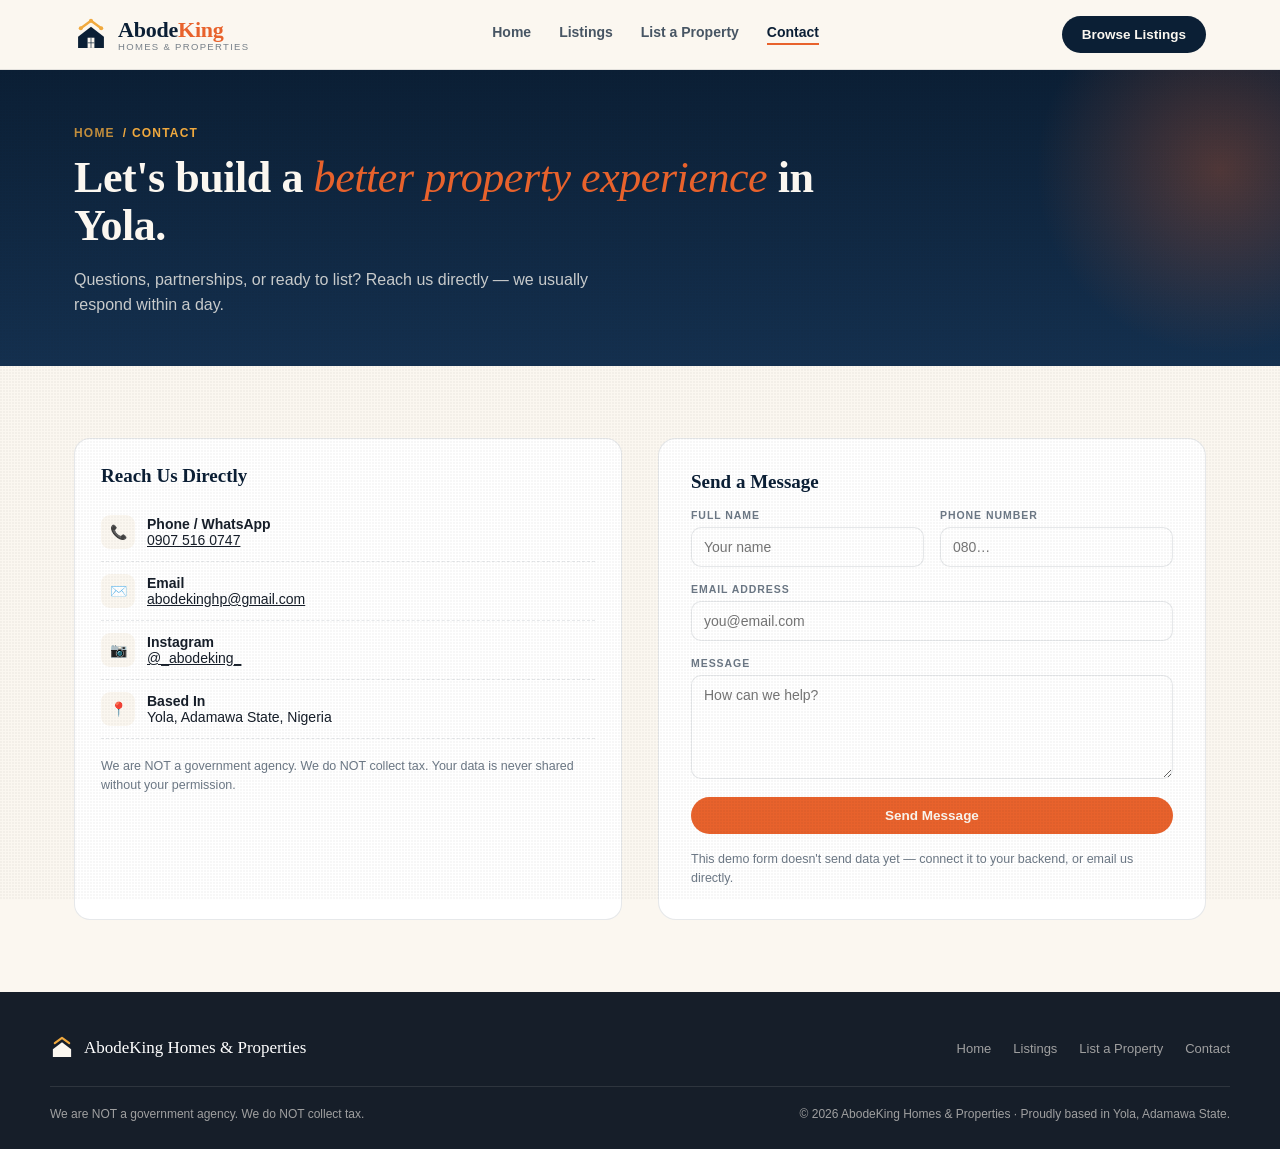
<file: contact.html>
<!doctype html>
<html lang="en">
  <head>
    <meta charset="UTF-8" />
    <meta name="viewport" content="width=device-width, initial-scale=1.0" />
    <title>Contact — AbodeKing Homes & Properties</title>
    <meta
      name="description"
      content="Get in touch with AbodeKing Homes & Properties, Yola, Adamawa State."
    />
    <link rel="stylesheet" href="styles.css" />
  </head>
  <body>
    <div class="grain"></div>

    <header>
      <div class="nav-wrap">
        <a href="index.html" class="brand">
          <svg width="34" height="34" viewBox="0 0 100 100" aria-hidden="true">
            <path
              d="M20 30 L50 8 L80 30"
              fill="none"
              stroke="#F0A93E"
              stroke-width="7"
              stroke-linecap="round"
              stroke-linejoin="round"
            />
            <circle cx="20" cy="30" r="6" fill="#F0A93E" />
            <circle cx="50" cy="8" r="6" fill="#F0A93E" />
            <circle cx="80" cy="30" r="6" fill="#F0A93E" />
            <path d="M12 55 L50 26 L88 55 V88 H12 Z" fill="#0B1F35" />
            <rect x="40" y="58" width="20" height="30" fill="#FBF7F0" />
            <line
              x1="50"
              y1="58"
              x2="50"
              y2="88"
              stroke="#0B1F35"
              stroke-width="2"
            />
            <line
              x1="40"
              y1="73"
              x2="60"
              y2="73"
              stroke="#0B1F35"
              stroke-width="2"
            />
          </svg>
          <span>
            <span class="brand-name">Abode<em>King</em></span>
            <span class="brand-sub">Homes &amp; Properties</span>
          </span>
        </a>
        <nav class="links">
          <a href="index.html">Home</a>
          <a href="listings.html">Listings</a>
          <a href="list-property.html">List a Property</a>
          <a href="contact.html" class="current">Contact</a>
        </nav>
        <div style="display: flex; align-items: center; gap: 10px">
          <a href="listings.html" class="cta-btn">Browse Listings</a>
          <button class="mobile-toggle" aria-label="Toggle menu">
            <svg viewBox="0 0 24 24" fill="none" stroke-linecap="round">
              <line x1="3" y1="6" x2="21" y2="6" />
              <line x1="3" y1="12" x2="21" y2="12" />
              <line x1="3" y1="18" x2="21" y2="18" />
            </svg>
          </button>
        </div>
      </div>
    </header>

    <section class="page-hero">
      <div class="page-hero-inner">
        <div class="crumb"><a href="index.html">Home</a> / Contact</div>
        <h1>
          Let's build a
          <span class="script">better property experience</span> in Yola.
        </h1>
        <p class="lead">
          Questions, partnerships, or ready to list? Reach us directly — we
          usually respond within a day.
        </p>
      </div>
    </section>

    <section class="section">
      <div class="contact-grid">
        <div class="contact-card">
          <h3>Reach Us Directly</h3>
          <div class="contact-row">
            <div class="ico">📞</div>
            <div>
              <strong>Phone / WhatsApp</strong><br /><a href="tel:09075160747"
                >0907 516 0747</a
              >
            </div>
          </div>
          <div class="contact-row">
            <div class="ico">✉️</div>
            <div>
              <strong>Email</strong><br /><a href="mailto:abodekinghp@gmail.com"
                >abodekinghp@gmail.com</a
              >
            </div>
          </div>
          <div class="contact-row">
            <div class="ico">📷</div>
            <div>
              <strong>Instagram</strong><br /><a
                href="https://instagram.com/_abodeking_"
                target="_blank"
                rel="noopener"
                >@_abodeking_</a
              >
            </div>
          </div>
          <div class="contact-row">
            <div class="ico">📍</div>
            <div>
              <strong>Based In</strong><br />Yola, Adamawa State, Nigeria
            </div>
          </div>
          <p class="form-note" style="margin-top: 18px">
            We are NOT a government agency. We do NOT collect tax. Your data is
            never shared without your permission.
          </p>
        </div>

        <form class="form-shell" id="contact-form" style="max-width: none">
          <h3
            style="
              font-family: var(--serif);
              color: var(--navy);
              font-size: 19px;
              margin-bottom: 16px;
            "
          >
            Send a Message
          </h3>
          <div class="form-grid">
            <div class="field">
              <label for="c-name">Full Name</label>
              <input id="c-name" type="text" required placeholder="Your name" />
            </div>
            <div class="field">
              <label for="c-phone">Phone Number</label>
              <input id="c-phone" type="tel" placeholder="080…" />
            </div>
            <div class="field full">
              <label for="c-email">Email Address</label>
              <input
                id="c-email"
                type="email"
                required
                placeholder="you@email.com"
              />
            </div>
            <div class="field full">
              <label for="c-message">Message</label>
              <textarea
                id="c-message"
                rows="5"
                required
                placeholder="How can we help?"
              ></textarea>
            </div>
          </div>
          <button
            type="submit"
            class="cta-btn"
            style="
              background: var(--orange);
              margin-top: 18px;
              width: 100%;
              text-align: center;
              border: none;
            "
          >
            Send Message
          </button>
          <p class="form-note">
            This demo form doesn't send data yet — connect it to your backend,
            or email us directly.
          </p>
        </form>
      </div>
    </section>

    <footer>
      <div class="foot-inner">
        <div class="foot-brand">
          <svg width="24" height="24" viewBox="0 0 100 100" aria-hidden="true">
            <path
              d="M20 30 L50 8 L80 30"
              fill="none"
              stroke="#F0A93E"
              stroke-width="9"
              stroke-linecap="round"
              stroke-linejoin="round"
            />
            <path d="M12 55 L50 26 L88 55 V88 H12 Z" fill="#FBF7F0" />
          </svg>
          AbodeKing Homes &amp; Properties
        </div>
        <div class="foot-links">
          <a href="index.html">Home</a>
          <a href="listings.html">Listings</a>
          <a href="list-property.html">List a Property</a>
          <a href="contact.html">Contact</a>
        </div>
      </div>
      <div class="foot-bottom">
        <span>We are NOT a government agency. We do NOT collect tax.</span>
        <span
          >© 2026 AbodeKing Homes &amp; Properties · Proudly based in Yola,
          Adamawa State.</span
        >
      </div>
    </footer>

    <script src="common.js"></script>
    <script>
      document
        .getElementById("contact-form")
        .addEventListener("submit", function (e) {
          e.preventDefault();
          alert(
            "Thanks for reaching out! This demo form doesn't send data yet — email abodekinghp@gmail.com directly.",
          );
        });
    </script>
  </body>
</html>
</file>
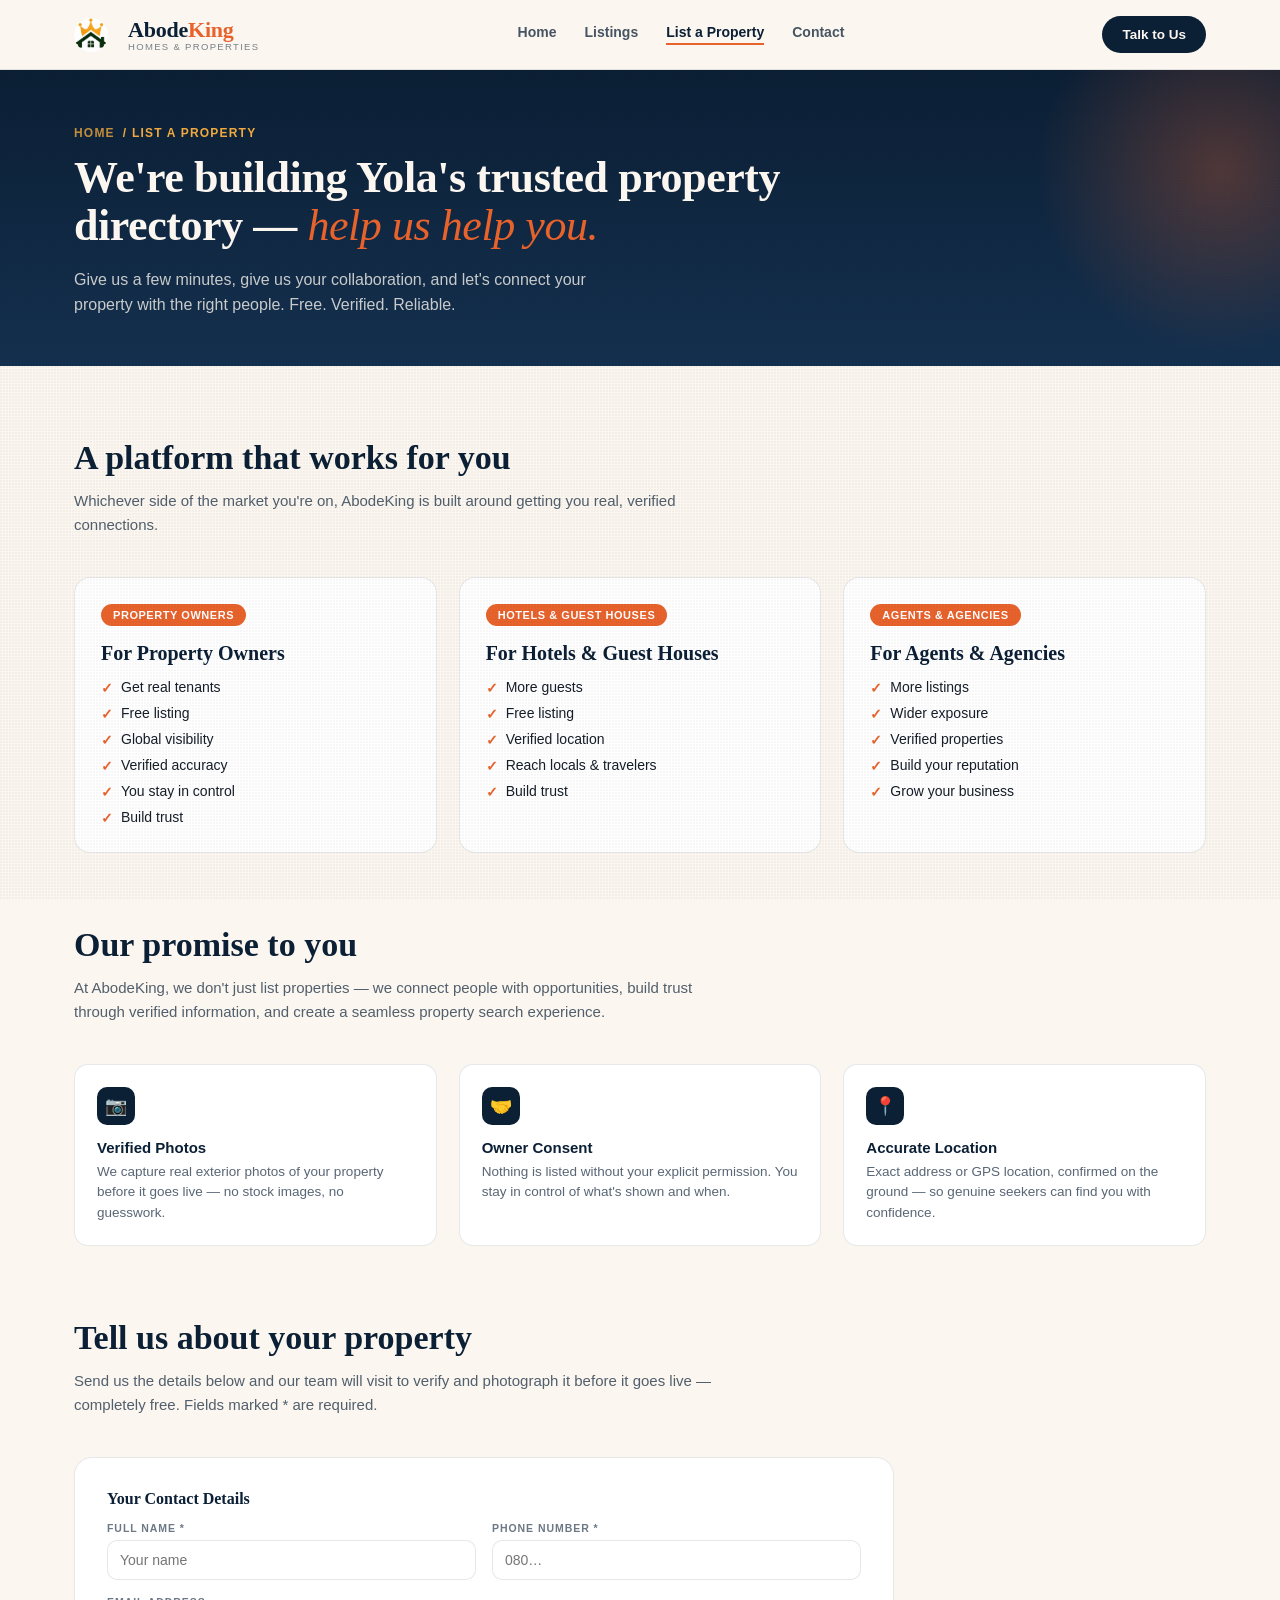
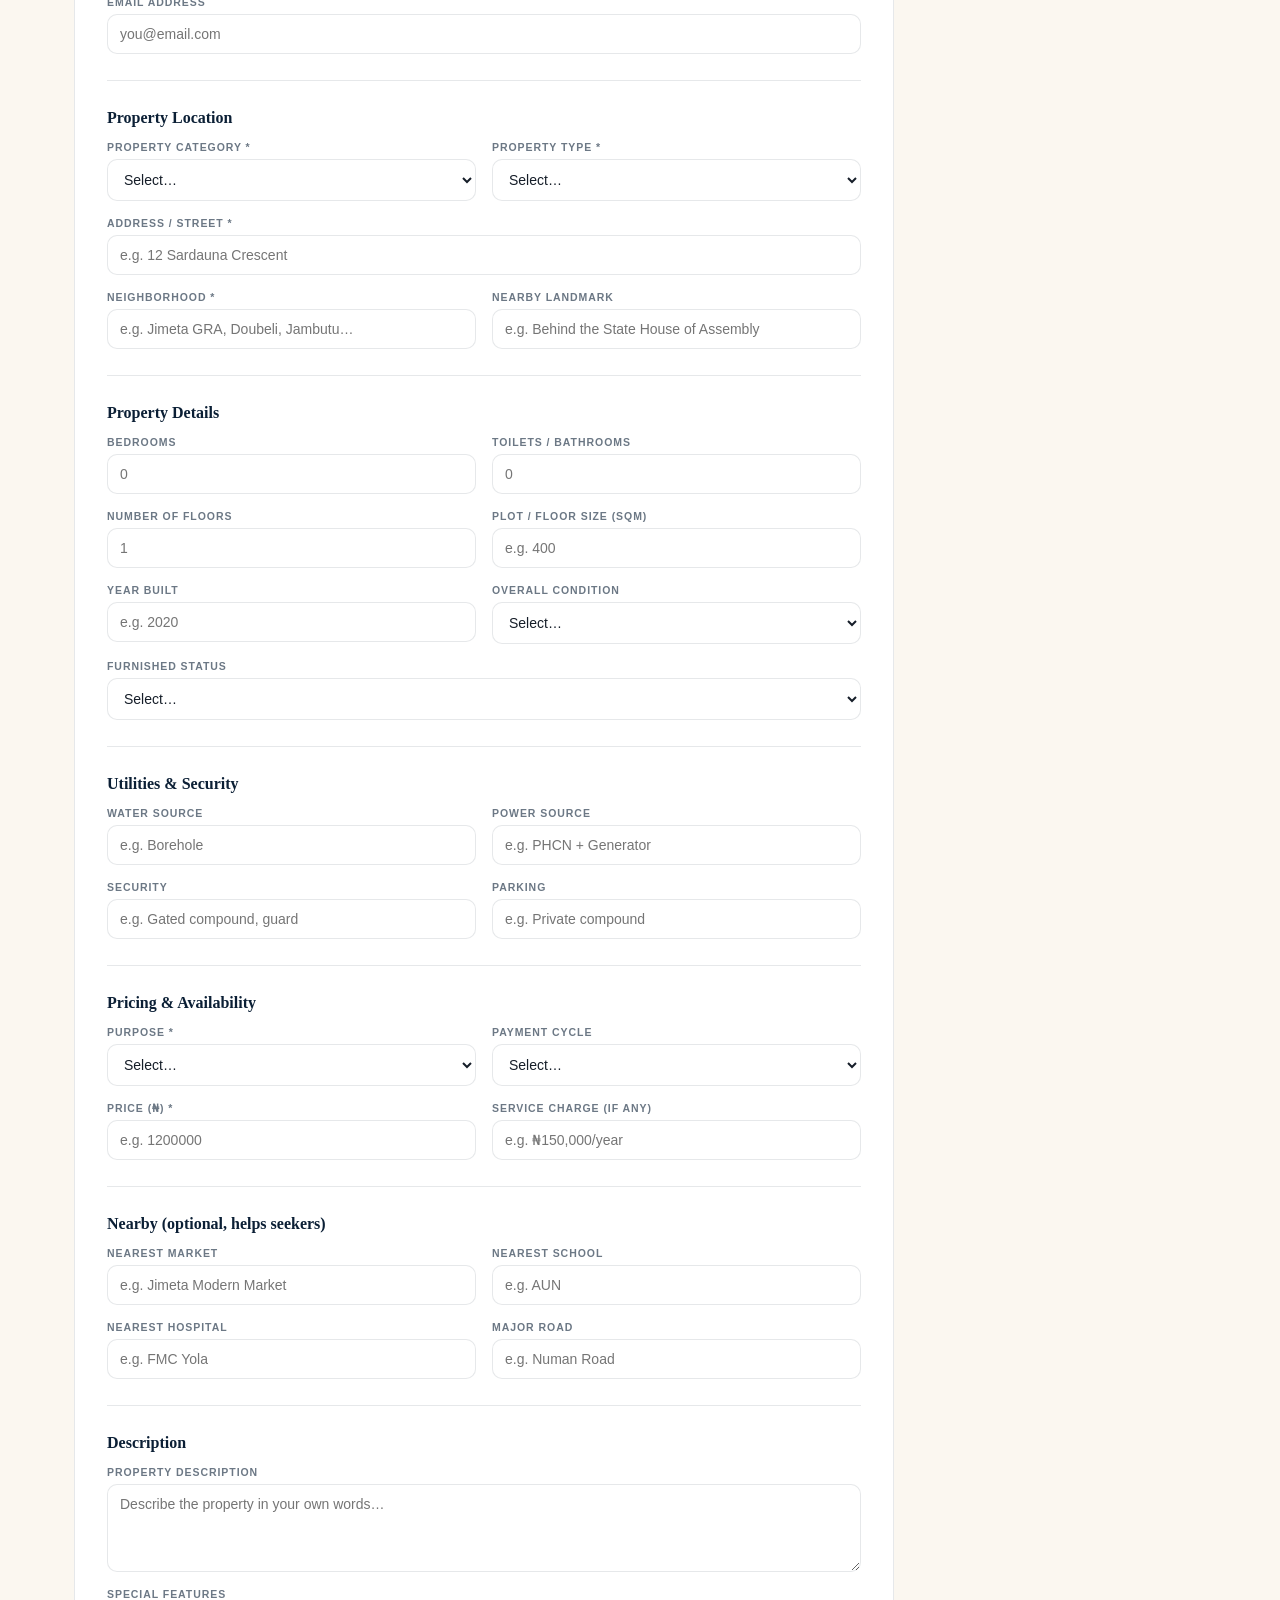
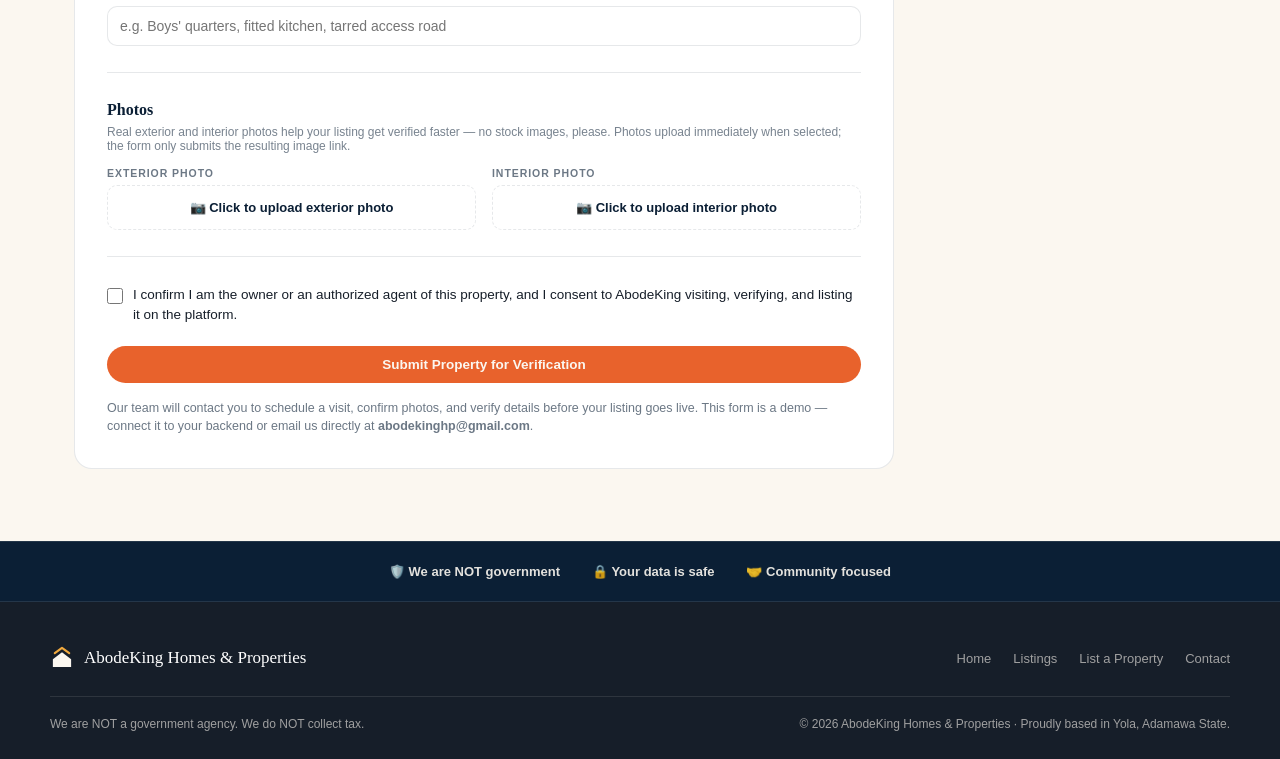
<file: list-property.html>
<!doctype html>
<html lang="en">
  <head>
    <meta charset="UTF-8" />
    <meta name="viewport" content="width=device-width, initial-scale=1.0" />
    <title>List a Property — AbodeKing Homes & Properties</title>
    <meta
      name="description"
      content="List your property, hotel or guest house free on AbodeKing — Yola's trusted, verified property directory."
    />
    <link rel="stylesheet" href="styles.css" />
  </head>
  <body>
    <div class="grain"></div>

    <header>
      <div class="nav-wrap">
        <a href="index.html" class="brand">
          <img
            src="/assets/logo.jpeg"
            alt="AbodeKing Logo"
            height="34"
            width="34"
            style="border-radius: 50%; object-fit: cover; margin-right: 10px"
          />
          <span>
            <span class="brand-name">Abode<em>King</em></span>
            <span class="brand-sub">Homes &amp; Properties</span>
          </span>
        </a>
        <nav class="links">
          <a href="index.html">Home</a>
          <a href="listings.html">Listings</a>
          <a href="list-property.html" class="current">List a Property</a>
          <a href="contact.html">Contact</a>
        </nav>
        <div style="display: flex; align-items: center; gap: 10px">
          <a href="contact.html" class="cta-btn">Talk to Us</a>
          <button class="mobile-toggle" aria-label="Toggle menu">
            <svg viewBox="0 0 24 24" fill="none" stroke-linecap="round">
              <line x1="3" y1="6" x2="21" y2="6" />
              <line x1="3" y1="12" x2="21" y2="12" />
              <line x1="3" y1="18" x2="21" y2="18" />
            </svg>
          </button>
        </div>
      </div>
    </header>

    <section class="page-hero">
      <div class="page-hero-inner">
        <div class="crumb"><a href="index.html">Home</a> / List a Property</div>
        <h1>
          We're building Yola's trusted property directory —
          <span class="script">help us help you.</span>
        </h1>
        <p class="lead">
          Give us a few minutes, give us your collaboration, and let's connect
          your property with the right people. Free. Verified. Reliable.
        </p>
      </div>
    </section>

    <section class="section">
      <div class="section-head">
        <h2>A platform that works for you</h2>
        <p>
          Whichever side of the market you're on, AbodeKing is built around
          getting you real, verified connections.
        </p>
      </div>
      <div class="audience-grid">
        <div class="audience-card">
          <span class="tag">Property Owners</span>
          <h3>For Property Owners</h3>
          <ul>
            <li>Get real tenants</li>
            <li>Free listing</li>
            <li>Global visibility</li>
            <li>Verified accuracy</li>
            <li>You stay in control</li>
            <li>Build trust</li>
          </ul>
        </div>
        <div class="audience-card">
          <span class="tag">Hotels &amp; Guest Houses</span>
          <h3>For Hotels &amp; Guest Houses</h3>
          <ul>
            <li>More guests</li>
            <li>Free listing</li>
            <li>Verified location</li>
            <li>Reach locals &amp; travelers</li>
            <li>Build trust</li>
          </ul>
        </div>
        <div class="audience-card">
          <span class="tag">Agents &amp; Agencies</span>
          <h3>For Agents &amp; Agencies</h3>
          <ul>
            <li>More listings</li>
            <li>Wider exposure</li>
            <li>Verified properties</li>
            <li>Build your reputation</li>
            <li>Grow your business</li>
          </ul>
        </div>
      </div>
    </section>

    <section class="section" style="padding-top: 0">
      <div class="section-head">
        <h2>Our promise to you</h2>
        <p>
          At AbodeKing, we don't just list properties — we connect people with
          opportunities, build trust through verified information, and create a
          seamless property search experience.
        </p>
      </div>
      <div class="promise-row">
        <div class="promise-item">
          <div class="ico">📷</div>
          <h4>Verified Photos</h4>
          <p>
            We capture real exterior photos of your property before it goes live
            — no stock images, no guesswork.
          </p>
        </div>
        <div class="promise-item">
          <div class="ico">🤝</div>
          <h4>Owner Consent</h4>
          <p>
            Nothing is listed without your explicit permission. You stay in
            control of what's shown and when.
          </p>
        </div>
        <div class="promise-item">
          <div class="ico">📍</div>
          <h4>Accurate Location</h4>
          <p>
            Exact address or GPS location, confirmed on the ground — so genuine
            seekers can find you with confidence.
          </p>
        </div>
      </div>
    </section>

    <section class="section" style="padding-top: 0">
      <div class="section-head">
        <h2>Tell us about your property</h2>
        <p>
          Send us the details below and our team will visit to verify and
          photograph it before it goes live — completely free. Fields marked *
          are required.
        </p>
      </div>
      <form class="form-shell wide" id="list-form">
        <div class="form-section">
          <h4>Your Contact Details</h4>
          <div class="form-grid">
            <div class="field">
              <label for="owner_name">Full Name *</label>
              <input
                id="owner_name"
                name="owner_name"
                type="text"
                required
                placeholder="Your name"
              />
            </div>
            <div class="field">
              <label for="owner_phone">Phone Number *</label>
              <input
                id="owner_phone"
                name="owner_phone"
                type="tel"
                required
                placeholder="080…"
              />
            </div>
            <div class="field full">
              <label for="owner_email">Email Address</label>
              <input
                id="owner_email"
                name="owner_email"
                type="email"
                placeholder="you@email.com"
              />
            </div>
          </div>
        </div>

        <div class="form-section">
          <h4>Property Location</h4>
          <div class="form-grid">
            <div class="field">
              <label for="property_category">Property Category *</label>
              <select id="property_category" name="property_category" required>
                <option value="">Select…</option>
                <option>Residential</option>
                <option>Commercial</option>
                <option>Land</option>
                <option>Hospitality</option>
              </select>
            </div>
            <div class="field">
              <label for="property_type">Property Type *</label>
              <select id="property_type" name="property_type" required>
                <option value="">Select…</option>
                <option>Duplex</option>
                <option>Bungalow</option>
                <option>Flat / Apartment</option>
                <option>Office Space</option>
                <option>Shop / Warehouse</option>
                <option>Residential Land</option>
                <option>Hotel / Guest House</option>
                <option>Other</option>
              </select>
            </div>
            <div class="field full">
              <label for="address">Address / Street *</label>
              <input
                id="address"
                name="address"
                type="text"
                required
                placeholder="e.g. 12 Sardauna Crescent"
              />
            </div>
            <div class="field">
              <label for="neighborhood">Neighborhood *</label>
              <input
                id="neighborhood"
                name="neighborhood"
                type="text"
                required
                placeholder="e.g. Jimeta GRA, Doubeli, Jambutu…"
              />
            </div>
            <div class="field">
              <label for="landmark">Nearby Landmark</label>
              <input
                id="landmark"
                name="landmark"
                type="text"
                placeholder="e.g. Behind the State House of Assembly"
              />
            </div>
          </div>
        </div>

        <div class="form-section">
          <h4>Property Details</h4>
          <div class="form-grid">
            <div class="field">
              <label for="bedrooms">Bedrooms</label>
              <input
                id="bedrooms"
                name="bedrooms"
                type="number"
                min="0"
                placeholder="0"
              />
            </div>
            <div class="field">
              <label for="toilets">Toilets / Bathrooms</label>
              <input
                id="toilets"
                name="toilets"
                type="number"
                min="0"
                placeholder="0"
              />
            </div>
            <div class="field">
              <label for="number_of_floors">Number of Floors</label>
              <input
                id="number_of_floors"
                name="number_of_floors"
                type="number"
                min="0"
                placeholder="1"
              />
            </div>
            <div class="field">
              <label for="plot_size_sqm">Plot / Floor Size (sqm)</label>
              <input
                id="plot_size_sqm"
                name="plot_size_sqm"
                type="number"
                min="0"
                placeholder="e.g. 400"
              />
            </div>
            <div class="field">
              <label for="year_built">Year Built</label>
              <input
                id="year_built"
                name="year_built"
                type="number"
                min="1900"
                max="2026"
                placeholder="e.g. 2020"
              />
            </div>
            <div class="field">
              <label for="overall_condition">Overall Condition</label>
              <select id="overall_condition" name="overall_condition">
                <option value="">Select…</option>
                <option>Excellent</option>
                <option>Good</option>
                <option>Fair</option>
                <option>Needs Renovation</option>
                <option>Vacant Land</option>
              </select>
            </div>
            <div class="field full">
              <label for="furnished_status">Furnished Status</label>
              <select id="furnished_status" name="furnished_status">
                <option value="">Select…</option>
                <option>Fully Furnished</option>
                <option>Semi-Furnished</option>
                <option>Unfurnished</option>
                <option>Not Applicable</option>
              </select>
            </div>
          </div>
        </div>

        <div class="form-section">
          <h4>Utilities &amp; Security</h4>
          <div class="form-grid">
            <div class="field">
              <label for="water_source">Water Source</label>
              <input
                id="water_source"
                name="water_source"
                type="text"
                placeholder="e.g. Borehole"
              />
            </div>
            <div class="field">
              <label for="power_source">Power Source</label>
              <input
                id="power_source"
                name="power_source"
                type="text"
                placeholder="e.g. PHCN + Generator"
              />
            </div>
            <div class="field">
              <label for="security_type">Security</label>
              <input
                id="security_type"
                name="security_type"
                type="text"
                placeholder="e.g. Gated compound, guard"
              />
            </div>
            <div class="field">
              <label for="parking_type">Parking</label>
              <input
                id="parking_type"
                name="parking_type"
                type="text"
                placeholder="e.g. Private compound"
              />
            </div>
          </div>
        </div>

        <div class="form-section">
          <h4>Pricing &amp; Availability</h4>
          <div class="form-grid">
            <div class="field">
              <label for="ppurpose">Purpose *</label>
              <select id="ppurpose" name="purpose" required>
                <option value="">Select…</option>
                <option>For Sale</option>
                <option>For Rent</option>
                <option>Nightly Stay</option>
              </select>
            </div>
            <div class="field">
              <label for="payment_cycle">Payment Cycle</label>
              <select id="payment_cycle" name="payment_cycle">
                <option value="">Select…</option>
                <option>Outright</option>
                <option>Annual</option>
                <option>Monthly</option>
                <option>Nightly</option>
              </select>
            </div>
            <div class="field">
              <label for="unit_price">Price (₦) *</label>
              <input
                id="unit_price"
                name="unit_price"
                type="number"
                min="0"
                required
                placeholder="e.g. 1200000"
              />
            </div>
            <div class="field">
              <label for="service_charge">Service Charge (if any)</label>
              <input
                id="service_charge"
                name="service_charge"
                type="text"
                placeholder="e.g. ₦150,000/year"
              />
            </div>
          </div>
        </div>

        <div class="form-section">
          <h4>Nearby (optional, helps seekers)</h4>
          <div class="form-grid">
            <div class="field">
              <label for="nearest_market">Nearest Market</label>
              <input
                id="nearest_market"
                name="nearest_market"
                type="text"
                placeholder="e.g. Jimeta Modern Market"
              />
            </div>
            <div class="field">
              <label for="nearest_school">Nearest School</label>
              <input
                id="nearest_school"
                name="nearest_school"
                type="text"
                placeholder="e.g. AUN"
              />
            </div>
            <div class="field">
              <label for="nearest_hospital">Nearest Hospital</label>
              <input
                id="nearest_hospital"
                name="nearest_hospital"
                type="text"
                placeholder="e.g. FMC Yola"
              />
            </div>
            <div class="field">
              <label for="nearest_major_road">Major Road</label>
              <input
                id="nearest_major_road"
                name="nearest_major_road"
                type="text"
                placeholder="e.g. Numan Road"
              />
            </div>
          </div>
        </div>

        <div class="form-section">
          <h4>Description</h4>
          <div class="form-grid">
            <div class="field full">
              <label for="property_description">Property Description</label>
              <textarea
                id="property_description"
                name="property_description"
                rows="4"
                placeholder="Describe the property in your own words…"
              ></textarea>
            </div>
            <div class="field full">
              <label for="special_features">Special Features</label>
              <input
                id="special_features"
                name="special_features"
                type="text"
                placeholder="e.g. Boys' quarters, fitted kitchen, tarred access road"
              />
            </div>
          </div>
        </div>

        <div class="form-section">
          <h4>Photos</h4>
          <p class="hint">
            Real exterior and interior photos help your listing get verified
            faster — no stock images, please. Photos upload immediately when
            selected; the form only submits the resulting image link.
          </p>
          <div class="form-grid">
            <div class="field">
              <label>Exterior Photo</label>
              <div class="upload-field">
                <div
                  class="upload-btn"
                  id="btn-exterior"
                  onclick="openUploader('exterior')"
                >
                  📷 Click to upload exterior photo
                </div>
                <img
                  class="upload-preview"
                  id="preview-exterior"
                  alt="Exterior preview"
                />
                <input
                  type="hidden"
                  id="photo_exterior_1"
                  name="photo_exterior_1"
                />
              </div>
            </div>
            <div class="field">
              <label>Interior Photo</label>
              <div class="upload-field">
                <div
                  class="upload-btn"
                  id="btn-interior"
                  onclick="openUploader('interior')"
                >
                  📷 Click to upload interior photo
                </div>
                <img
                  class="upload-preview"
                  id="preview-interior"
                  alt="Interior preview"
                />
                <input
                  type="hidden"
                  id="photo_interior_1"
                  name="photo_interior_1"
                />
              </div>
            </div>
          </div>
        </div>

        <div
          class="form-section"
          style="border-bottom: none; margin-bottom: 0; padding-bottom: 0"
        >
          <label class="checkbox-row">
            <input type="checkbox" name="consent_confirmed" required />
            <span
              >I confirm I am the owner or an authorized agent of this property,
              and I consent to AbodeKing visiting, verifying, and listing it on
              the platform.</span
            >
          </label>
        </div>

        <!-- Auto-filled by JS on submit — not shown to the user -->
        <input type="hidden" name="property_id" />
        <input type="hidden" name="timestamp" />
        <input type="hidden" name="data_source" value="Owner Submission" />
        <input
          type="hidden"
          name="verified_status"
          value="Pending Verification"
        />

        <button
          type="submit"
          class="cta-btn"
          style="
            background: var(--orange);
            margin-top: 20px;
            width: 100%;
            text-align: center;
            border: none;
          "
        >
          Submit Property for Verification
        </button>
        <p class="form-note">
          Our team will contact you to schedule a visit, confirm photos, and
          verify details before your listing goes live. This form is a demo —
          connect it to your backend or email us directly at
          <strong>abodekinghp@gmail.com</strong>.
        </p>
      </form>
    </section>

    <div class="trust-strip">
      <div class="foot-inner">
        <span>🛡️ We are NOT government</span>
        <span>🔒 Your data is safe</span>
        <span>🤝 Community focused</span>
      </div>
    </div>

    <footer>
      <div class="foot-inner">
        <div class="foot-brand">
          <svg width="24" height="24" viewBox="0 0 100 100" aria-hidden="true">
            <path
              d="M20 30 L50 8 L80 30"
              fill="none"
              stroke="#F0A93E"
              stroke-width="9"
              stroke-linecap="round"
              stroke-linejoin="round"
            />
            <path d="M12 55 L50 26 L88 55 V88 H12 Z" fill="#FBF7F0" />
          </svg>
          AbodeKing Homes &amp; Properties
        </div>
        <div class="foot-links">
          <a href="index.html">Home</a>
          <a href="listings.html">Listings</a>
          <a href="list-property.html">List a Property</a>
          <a href="contact.html">Contact</a>
        </div>
      </div>
      <div class="foot-bottom">
        <span>We are NOT a government agency. We do NOT collect tax.</span>
        <span
          >© 2026 AbodeKing Homes &amp; Properties · Proudly based in Yola,
          Adamawa State.</span
        >
      </div>
    </footer>

    <!-- Cloudinary's browser upload widget — handles the actual file upload.
     Sign up free at cloudinary.com, then replace the two placeholders below:
       CLOUD_NAME    → found on your Cloudinary dashboard
       UPLOAD_PRESET → create one under Settings → Upload → Upload presets,
                        set its Signing Mode to "Unsigned" (required for
                        direct browser uploads without a backend server) -->
    <script src="https://upload-widget.cloudinary.com/global/all.js"></script>
    <script src="common.js"></script>
    <script>
      const CLOUD_NAME = "CLOUD_NAME"; // ← replace
      const UPLOAD_PRESET = "UPLOAD_PRESET"; // ← replace

      function openUploader(fieldKey) {
        if (CLOUD_NAME === "CLOUD_NAME") {
          alert(
            "Photo upload is not configured yet — set CLOUD_NAME and UPLOAD_PRESET in the script at the bottom of this page. See the comment above for how.",
          );
          return;
        }
        cloudinary
          .createUploadWidget(
            {
              cloudName: CLOUD_NAME,
              uploadPreset: UPLOAD_PRESET,
              sources: ["local", "camera"],
              multiple: false,
              maxFileSize: 8000000, // 8MB
              folder: "abodeking-listings",
            },
            (error, result) => {
              if (!error && result && result.event === "success") {
                const url = result.info.secure_url;
                document.getElementById("photo_" + fieldKey + "_1").value = url;
                const preview = document.getElementById("preview-" + fieldKey);
                preview.src = url;
                preview.classList.add("show");
                document.getElementById("btn-" + fieldKey).textContent =
                  "✓ Photo uploaded — click to replace";
                document
                  .getElementById("btn-" + fieldKey)
                  .classList.add("has-image");
              }
            },
          )
          .open();
      }

      document
        .getElementById("list-form")
        .addEventListener("submit", function (e) {
          e.preventDefault();
          const form = e.target;
          form.querySelector('[name="property_id"]').value =
            "AK-" +
            new Date().getFullYear() +
            "-" +
            Math.random().toString(36).slice(2, 8).toUpperCase();
          form.querySelector('[name="timestamp"]').value =
            new Date().toISOString();
          alert(
            "Thanks! This demo form doesn't send data yet — connect it to your backend, or email abodekinghp@gmail.com directly. Photo links (if uploaded) are already captured in the hidden fields.",
          );
        });
    </script>
  </body>
</html>
</file>
<file: styles.css>
:root{
  --navy:#0B1F35;
  --navy-2:#14304F;
  --orange:#E8622C;
  --gold:#F0A93E;
  --cream:#FBF7F0;
  --ink:#161E29;
  --line:rgba(11,31,53,0.10);
  --serif: Georgia, 'Iowan Old Style', 'Palatino Linotype', serif;
  --sans: -apple-system, BlinkMacSystemFont, 'Segoe UI', Roboto, 'Helvetica Neue', Arial, sans-serif;
}
*{box-sizing:border-box; margin:0; padding:0;}
html{scroll-behavior:smooth;}
body{
  font-family:var(--sans);
  background:var(--cream);
  color:var(--ink);
  -webkit-font-smoothing:antialiased;
}
a{color:inherit;}
img,svg{display:block;}

.grain{
  position:fixed; inset:0; pointer-events:none; z-index:1; opacity:.035; mix-blend-mode:multiply;
  background-image:radial-gradient(circle at 1px 1px, #000 1px, transparent 0);
  background-size:3px 3px;
}

/* ===== Header ===== */
header{
  position:sticky; top:0; z-index:50;
  background:var(--cream);
  border-bottom:1px solid var(--line);
}
.nav-wrap{
  max-width:1180px; margin:0 auto; padding:16px 24px;
  display:flex; align-items:center; justify-content:space-between; gap:16px;
}
.brand{display:flex; align-items:center; gap:10px; text-decoration:none;}
.brand-name{font-family:var(--serif); font-weight:700; font-size:22px; color:var(--navy); letter-spacing:-0.01em;}
.brand-name em{font-style:normal; color:var(--orange);}
.brand-sub{display:block; font-size:9.5px; letter-spacing:0.14em; text-transform:uppercase; color:var(--navy); opacity:.55; margin-top:-2px;}
nav.links{display:flex; gap:28px; font-size:14px; font-weight:600;}
nav.links a{text-decoration:none; color:var(--navy); opacity:.75; transition:opacity .2s;}
nav.links a:hover, nav.links a.current{opacity:1;}
nav.links a.current{border-bottom:2px solid var(--orange); padding-bottom:3px;}
.cta-btn{
  background:var(--navy); color:var(--cream); border:none; padding:11px 20px; border-radius:100px;
  font-weight:700; font-size:13.5px; cursor:pointer; text-decoration:none; white-space:nowrap;
  transition:transform .15s ease, background .2s ease; display:inline-block;
}
.cta-btn:hover{background:var(--orange); transform:translateY(-1px);}
.cta-btn.ghost{background:transparent; color:var(--navy); border:1.5px solid var(--navy);}
.cta-btn.ghost:hover{background:var(--navy); color:var(--cream);}
.mobile-toggle{display:none; background:none; border:none; cursor:pointer; padding:6px;}
.mobile-toggle svg{width:24px; height:24px; stroke:var(--navy);}

/* ===== Page hero (secondary pages) ===== */
.page-hero{
  background:linear-gradient(180deg, var(--navy) 0%, var(--navy-2) 100%);
  color:var(--cream); position:relative; overflow:hidden;
}
.page-hero::before{
  content:""; position:absolute; top:-100px; right:-140px; width:400px; height:400px; border-radius:50%;
  background:radial-gradient(circle, rgba(232,98,44,0.30), transparent 65%);
}
.page-hero-inner{position:relative; z-index:2; max-width:1180px; margin:0 auto; padding:56px 24px 48px;}
.page-hero h1{font-family:var(--serif); font-weight:700; font-size:clamp(30px,4.5vw,44px); line-height:1.1; letter-spacing:-0.01em; max-width:760px;}
.page-hero h1 .script{font-style:italic; color:var(--orange); font-weight:400;}
.page-hero p.lead{max-width:560px; margin-top:16px; font-size:16px; line-height:1.6; color:rgba(251,247,240,0.78);}
.crumb{font-size:12px; letter-spacing:0.1em; text-transform:uppercase; color:var(--gold); font-weight:700; margin-bottom:14px; display:flex; align-items:center; gap:8px;}
.crumb a{text-decoration:none; color:var(--gold); opacity:.8;}
.crumb a:hover{opacity:1;}

.eyebrow{
  display:inline-flex; align-items:center; gap:8px;
  font-size:12px; letter-spacing:0.16em; text-transform:uppercase; font-weight:700;
  color:var(--gold); margin-bottom:22px;
}
.eyebrow .dot{width:6px; height:6px; border-radius:50%; background:var(--gold);}

/* ===== Home hero ===== */
.hero{
  position:relative;
  background:linear-gradient(180deg, var(--navy) 0%, var(--navy-2) 100%);
  color:var(--cream);
  overflow:hidden;
}
.hero::before{
  content:""; position:absolute; top:-120px; right:-160px; width:520px; height:520px; border-radius:50%;
  background:radial-gradient(circle, rgba(232,98,44,0.35), transparent 65%);
}
.hero::after{
  content:""; position:absolute; bottom:-180px; left:-120px; width:420px; height:420px; border-radius:50%;
  background:radial-gradient(circle, rgba(240,169,62,0.18), transparent 65%);
}
.hero-inner{position:relative; z-index:2; max-width:1180px; margin:0 auto; padding:76px 24px 64px;}
h1{font-family:var(--serif); font-weight:700; font-size:clamp(34px,5.5vw,58px); line-height:1.08; letter-spacing:-0.015em; max-width:820px;}
h1 .script{font-style:italic; color:var(--orange); font-weight:400;}
.hero p.lead{max-width:560px; margin-top:20px; font-size:17px; line-height:1.6; color:rgba(251,247,240,0.78);}
.hero-stats{display:flex; gap:36px; margin-top:40px; flex-wrap:wrap;}
.stat b{display:block; font-family:var(--serif); font-size:26px; color:var(--cream);}
.stat span{font-size:12px; text-transform:uppercase; letter-spacing:0.08em; color:rgba(251,247,240,0.55);}
.hero-actions{display:flex; gap:14px; margin-top:34px; flex-wrap:wrap;}

/* ===== Search / Filter panel ===== */
.search-panel{position:relative; z-index:3; max-width:1180px; margin:-38px auto 0; padding:0 24px;}
.search-panel.static{margin-top:-46px;}
.panel-card{
  background:var(--cream); border-radius:18px; box-shadow:0 20px 50px -20px rgba(11,31,53,0.35);
  padding:22px; display:grid; grid-template-columns:1.4fr 1fr 1fr 1fr 1fr auto; gap:12px; align-items:end;
}
.field{display:flex; flex-direction:column; gap:6px;}
.field label{font-size:10.5px; text-transform:uppercase; letter-spacing:0.09em; font-weight:700; color:var(--navy); opacity:.6;}
.field input, .field select, .field textarea{
  border:1.5px solid var(--line); background:#fff; border-radius:10px; padding:11px 12px;
  font-size:14px; font-family:var(--sans); color:var(--ink); outline:none; transition:border-color .15s ease;
}
.field input:focus, .field select:focus, .field textarea:focus{border-color:var(--orange);}
.price-row{display:flex; gap:8px;}
.price-row input{width:100%;}
.search-btn{
  background:var(--orange); color:#fff; border:none; border-radius:10px; padding:12px 22px;
  font-weight:700; font-size:14px; cursor:pointer; white-space:nowrap; height:44px;
  transition:background .2s ease, transform .15s ease;
}
.search-btn:hover{background:#d0551f; transform:translateY(-1px);}

.tag-row{max-width:1180px; margin:22px auto 0; padding:0 24px; display:flex; gap:10px; flex-wrap:wrap; align-items:center;}
.tag-row span.label{font-size:12px; font-weight:700; text-transform:uppercase; letter-spacing:.08em; color:var(--navy); opacity:.55; margin-right:4px;}
.chip{
  border:1.5px solid var(--line); background:#fff; border-radius:100px; padding:7px 15px;
  font-size:13px; font-weight:600; cursor:pointer; color:var(--navy); transition:all .15s ease;
}
.chip:hover{border-color:var(--orange); color:var(--orange);}
.chip.active{background:var(--navy); border-color:var(--navy); color:#fff;}

/* ===== Results / listings ===== */
.results-wrap{max-width:1180px; margin:0 auto; padding:56px 24px 100px;}
.results-wrap.tight-top{padding-top:44px;}
.results-head{display:flex; justify-content:space-between; align-items:baseline; margin-bottom:24px; flex-wrap:wrap; gap:10px;}
.results-head h2{font-family:var(--serif); font-size:26px; color:var(--navy);}
.results-count{font-size:14px; color:var(--navy); opacity:.6;}
.sort-select{border:1.5px solid var(--line); background:#fff; border-radius:10px; padding:9px 12px; font-size:13px; font-weight:600; color:var(--navy);}
.view-all-row{text-align:center; margin-top:36px;}

.grid{display:grid; grid-template-columns:repeat(3, 1fr); gap:24px;}
.card{
  background:#fff; border-radius:16px; overflow:hidden; border:1px solid var(--line);
  display:flex; flex-direction:column; transition:transform .2s ease, box-shadow .2s ease;
  text-decoration:none; color:inherit; cursor:pointer;
}
.card:hover{transform:translateY(-4px); box-shadow:0 18px 40px -22px rgba(11,31,53,0.35);}
.card-media{position:relative; height:170px; overflow:hidden;}
.card-media .illus-bg{position:absolute; inset:0; width:100%; height:100%;}
.card-media img{position:absolute; inset:0; width:100%; height:100%; object-fit:cover;}
.badge-purpose{
  position:absolute; top:12px; left:12px; background:rgba(11,31,53,0.85); color:#fff; font-size:11px; font-weight:700;
  padding:5px 11px; border-radius:100px; text-transform:uppercase; letter-spacing:.05em;
}
.badge-verified{
  position:absolute; top:12px; right:12px; background:var(--gold); color:var(--navy); font-size:11px; font-weight:800;
  padding:5px 10px; border-radius:100px; display:flex; align-items:center; gap:4px;
}
.badge-pending{
  position:absolute; top:12px; right:12px; background:rgba(255,255,255,0.9); color:var(--navy); font-size:11px; font-weight:700;
  padding:5px 10px; border-radius:100px;
}
.card-body{padding:18px 18px 20px; display:flex; flex-direction:column; gap:10px; flex:1;}
.card-price{font-family:var(--serif); font-size:21px; color:var(--navy); font-weight:700;}
.card-price small{font-family:var(--sans); font-size:12px; font-weight:600; color:var(--navy); opacity:.55;}
.card-title{font-size:15.5px; font-weight:700; color:var(--ink); line-height:1.35;}
.card-loc{font-size:13px; color:var(--navy); opacity:.65; display:flex; align-items:center; gap:5px;}
.card-meta{display:flex; gap:14px; font-size:12.5px; color:var(--navy); opacity:.7; padding-top:8px; border-top:1px dashed var(--line); margin-top:auto;}
.card-meta span{display:flex; align-items:center; gap:5px;}
.card-cta{
  margin-top:12px; text-align:center; background:var(--navy); color:#fff; text-decoration:none;
  padding:10px; border-radius:10px; font-size:13.5px; font-weight:700; transition:background .2s ease; border:none; cursor:pointer;
  display:block;
}
.card:hover .card-cta{background:var(--orange);}

.empty-state{grid-column:1/-1; text-align:center; padding:60px 20px; color:var(--navy); opacity:.6;}
.empty-state b{display:block; font-family:var(--serif); font-size:20px; margin-bottom:6px; opacity:1;}

/* ===== Why partner ===== */
.why{background:var(--navy); color:var(--cream); padding:80px 0;}
.why-inner{max-width:1180px; margin:0 auto; padding:0 24px;}
.why-head{max-width:600px; margin-bottom:44px;}
.why-head .eyebrow{color:var(--gold);}
.why-head h2{font-family:var(--serif); font-size:clamp(26px,3.5vw,36px); line-height:1.15;}
.why-grid{display:grid; grid-template-columns:repeat(3,1fr); gap:28px;}
.why-item{border-top:2px solid rgba(251,247,240,0.15); padding-top:18px;}
.why-item .num{font-family:var(--serif); font-style:italic; color:var(--orange); font-size:14px; margin-bottom:10px; display:block;}
.why-item h3{font-size:16.5px; margin-bottom:8px;}
.why-item p{font-size:14px; line-height:1.55; color:rgba(251,247,240,0.68);}

/* ===== Single listing detail page ===== */
.detail-wrap{max-width:1180px; margin:0 auto; padding:40px 24px 90px;}
.detail-grid{display:grid; grid-template-columns:1.5fr 1fr; gap:40px; align-items:start;}
.detail-media{
  height:360px; border-radius:18px; position:relative; overflow:hidden;
}
.detail-media .illus-bg{position:absolute; inset:0; width:100%; height:100%;}
.detail-media img{position:absolute; inset:0; width:100%; height:100%; object-fit:cover;}
.detail-media .badge-purpose, .detail-media .badge-verified, .detail-media .badge-pending{position:absolute;}
.detail-media .badge-purpose{top:16px; left:16px; font-size:12px; padding:7px 14px;}
.detail-media .badge-verified, .detail-media .badge-pending{top:16px; right:16px; font-size:12px; padding:7px 14px;}
.detail-title{font-family:var(--serif); font-size:clamp(24px,3.2vw,32px); color:var(--navy); line-height:1.2; margin-top:26px;}
.detail-loc{font-size:14.5px; color:var(--navy); opacity:.65; margin-top:8px; display:flex; align-items:center; gap:6px;}
.spec-grid{display:grid; grid-template-columns:repeat(3,1fr); gap:14px; margin-top:26px;}
.spec-item{background:#fff; border:1px solid var(--line); border-radius:12px; padding:16px; text-align:center;}
.spec-item .val{font-family:var(--serif); font-size:20px; color:var(--navy); font-weight:700;}
.spec-item .lbl{font-size:11px; text-transform:uppercase; letter-spacing:.07em; color:var(--navy); opacity:.55; margin-top:4px;}
.detail-desc{margin-top:28px; font-size:15px; line-height:1.7; color:var(--ink); max-width:640px;}
.detail-desc h4{font-family:var(--serif); font-size:17px; color:var(--navy); margin-bottom:10px;}

.enquire-card{background:#fff; border:1px solid var(--line); border-radius:18px; padding:26px; position:sticky; top:96px;}
.enquire-card .price-big{font-family:var(--serif); font-size:28px; color:var(--navy); font-weight:700;}
.enquire-card .price-big small{font-family:var(--sans); font-size:12.5px; font-weight:600; color:var(--navy); opacity:.55; display:block; margin-top:2px;}
.enquire-card .cta-btn{width:100%; text-align:center; margin-top:16px; border:none;}
.enquire-card .cta-btn.wa{background:#25D366;}
.enquire-card .cta-btn.wa:hover{background:#1ea952;}
.enquire-note{font-size:12.5px; color:var(--navy); opacity:.6; margin-top:14px; line-height:1.5;}

.breadcrumb-bar{max-width:1180px; margin:0 auto; padding:20px 24px 0;}
.breadcrumb-bar a{color:var(--navy); opacity:.6; text-decoration:none; font-size:13px; font-weight:600;}
.breadcrumb-bar a:hover{opacity:1;}

.similar-head{font-family:var(--serif); font-size:22px; color:var(--navy); margin:56px 0 20px;}

.not-found{text-align:center; padding:100px 24px;}
.not-found h1{font-family:var(--serif); font-size:32px; color:var(--navy); margin-bottom:12px;}
.not-found p{color:var(--navy); opacity:.65; margin-bottom:22px;}

@media (max-width:860px){
  .detail-grid{grid-template-columns:1fr;}
  .enquire-card{position:static;}
}

/* ===== Generic content sections ===== */
.section{max-width:1180px; margin:0 auto; padding:72px 24px;}
.section-head{max-width:640px; margin-bottom:40px;}
.section-head h2{font-family:var(--serif); font-size:clamp(26px,3.5vw,34px); color:var(--navy); line-height:1.15;}
.section-head p{margin-top:12px; font-size:15px; line-height:1.6; color:var(--navy); opacity:.7;}

.audience-grid{display:grid; grid-template-columns:repeat(3,1fr); gap:22px;}
.audience-card{background:#fff; border:1px solid var(--line); border-radius:16px; padding:26px;}
.audience-card .tag{
  display:inline-block; background:var(--orange); color:#fff; font-size:11px; font-weight:700;
  padding:5px 12px; border-radius:100px; text-transform:uppercase; letter-spacing:.05em; margin-bottom:16px;
}
.audience-card h3{font-family:var(--serif); font-size:20px; color:var(--navy); margin-bottom:14px;}
.audience-card ul{list-style:none; display:flex; flex-direction:column; gap:9px;}
.audience-card li{font-size:14px; color:var(--ink); display:flex; align-items:flex-start; gap:8px;}
.audience-card li::before{content:"✓"; color:var(--orange); font-weight:800; flex-shrink:0; margin-top:1px;}

.promise-row{display:grid; grid-template-columns:1fr 1fr 1fr; gap:22px; margin-top:8px;}
.promise-item{background:#fff; border:1px solid var(--line); border-radius:14px; padding:22px; text-align:left;}
.promise-item .ico{width:38px; height:38px; border-radius:10px; background:var(--navy); display:flex; align-items:center; justify-content:center; margin-bottom:14px; color:var(--gold); font-size:18px;}
.promise-item h4{font-size:15px; color:var(--navy); margin-bottom:6px;}
.promise-item p{font-size:13.5px; color:var(--navy); opacity:.68; line-height:1.5;}

.form-shell{background:#fff; border:1px solid var(--line); border-radius:18px; padding:32px; max-width:640px;}
.form-shell.wide{max-width:820px;}
.form-section{margin-bottom:28px; padding-bottom:26px; border-bottom:1px solid var(--line);}
.form-section:last-of-type{border-bottom:none; margin-bottom:0; padding-bottom:0;}
.form-section h4{font-family:var(--serif); font-size:16px; color:var(--navy); margin-bottom:14px;}
.form-section .hint{font-size:12px; color:var(--navy); opacity:.55; margin-bottom:14px; margin-top:-8px;}
.checkbox-row{display:flex; align-items:flex-start; gap:10px; font-size:13.5px; color:var(--ink); line-height:1.5;}
.checkbox-row input{margin-top:3px; width:16px; height:16px; flex-shrink:0;}
.field input[type="file"]{padding:9px 10px; font-size:13px;}
.upload-field{display:flex; flex-direction:column; gap:6px;}
.upload-btn{
  border:1.5px dashed var(--line); background:#fff; border-radius:10px; padding:14px 12px;
  font-size:13px; font-weight:600; color:var(--navy); cursor:pointer; text-align:center; transition:border-color .15s ease;
}
.upload-btn:hover{border-color:var(--orange);}
.upload-btn.has-image{border-style:solid; border-color:var(--gold); color:var(--navy);}
.upload-preview{width:100%; height:100px; border-radius:8px; object-fit:cover; margin-top:6px; display:none;}
.upload-preview.show{display:block;}
.form-grid{display:grid; grid-template-columns:1fr 1fr; gap:16px;}
.form-grid .full{grid-column:1/-1;}
.form-note{margin-top:16px; font-size:12.5px; color:var(--navy); opacity:.6; line-height:1.5;}
.trust-strip{
  background:var(--navy); color:var(--cream); padding:22px 0; border-top:1px solid rgba(251,247,240,0.1); border-bottom:1px solid rgba(251,247,240,0.1);
}
.trust-strip .foot-inner{display:flex; gap:32px; flex-wrap:wrap; justify-content:center; font-size:13px; font-weight:600;}
.trust-strip .foot-inner span{display:flex; align-items:center; gap:8px; opacity:.9;}

.contact-grid{display:grid; grid-template-columns:1fr 1fr; gap:36px;}
.contact-card{background:#fff; border:1px solid var(--line); border-radius:16px; padding:26px;}
.contact-card h3{font-family:var(--serif); color:var(--navy); font-size:19px; margin-bottom:16px;}
.contact-row{display:flex; align-items:center; gap:12px; padding:12px 0; border-bottom:1px dashed var(--line); font-size:14px;}
.contact-row:last-child{border-bottom:none;}
.contact-row .ico{width:34px; height:34px; border-radius:9px; background:var(--cream); display:flex; align-items:center; justify-content:center; flex-shrink:0;}

/* ===== Footer ===== */
footer{background:var(--ink); color:rgba(251,247,240,0.6); padding:44px 24px 28px;}
.foot-inner{max-width:1180px; margin:0 auto; display:flex; justify-content:space-between; flex-wrap:wrap; gap:24px; align-items:center;}
.foot-brand{display:flex; align-items:center; gap:10px; color:#fff; font-family:var(--serif); font-size:17px;}
.foot-links{display:flex; gap:22px; font-size:13px; flex-wrap:wrap;}
.foot-links a{text-decoration:none; color:inherit;}
.foot-bottom{max-width:1180px; margin:26px auto 0; padding-top:20px; border-top:1px solid rgba(251,247,240,0.1); font-size:12px; display:flex; justify-content:space-between; flex-wrap:wrap; gap:8px;}

@media (max-width:960px){
  .grid{grid-template-columns:repeat(2,1fr);}
  .panel-card{grid-template-columns:1fr 1fr;}
  .why-grid{grid-template-columns:1fr;}
  .audience-grid{grid-template-columns:1fr;}
  .promise-row{grid-template-columns:1fr;}
  .contact-grid{grid-template-columns:1fr;}
  nav.links{position:fixed; top:66px; left:0; right:0; background:var(--cream); flex-direction:column; padding:18px 24px; gap:16px; border-bottom:1px solid var(--line); display:none;}
  nav.links.open{display:flex;}
  .mobile-toggle{display:block;}
}
@media (max-width:600px){
  .grid{grid-template-columns:1fr;}
  .panel-card{grid-template-columns:1fr;}
  .hero-stats{gap:22px;}
  .form-grid{grid-template-columns:1fr;}
}

@media (prefers-reduced-motion: reduce){
  *{transition:none !important;}
  html{scroll-behavior:auto;}
}
</file>
